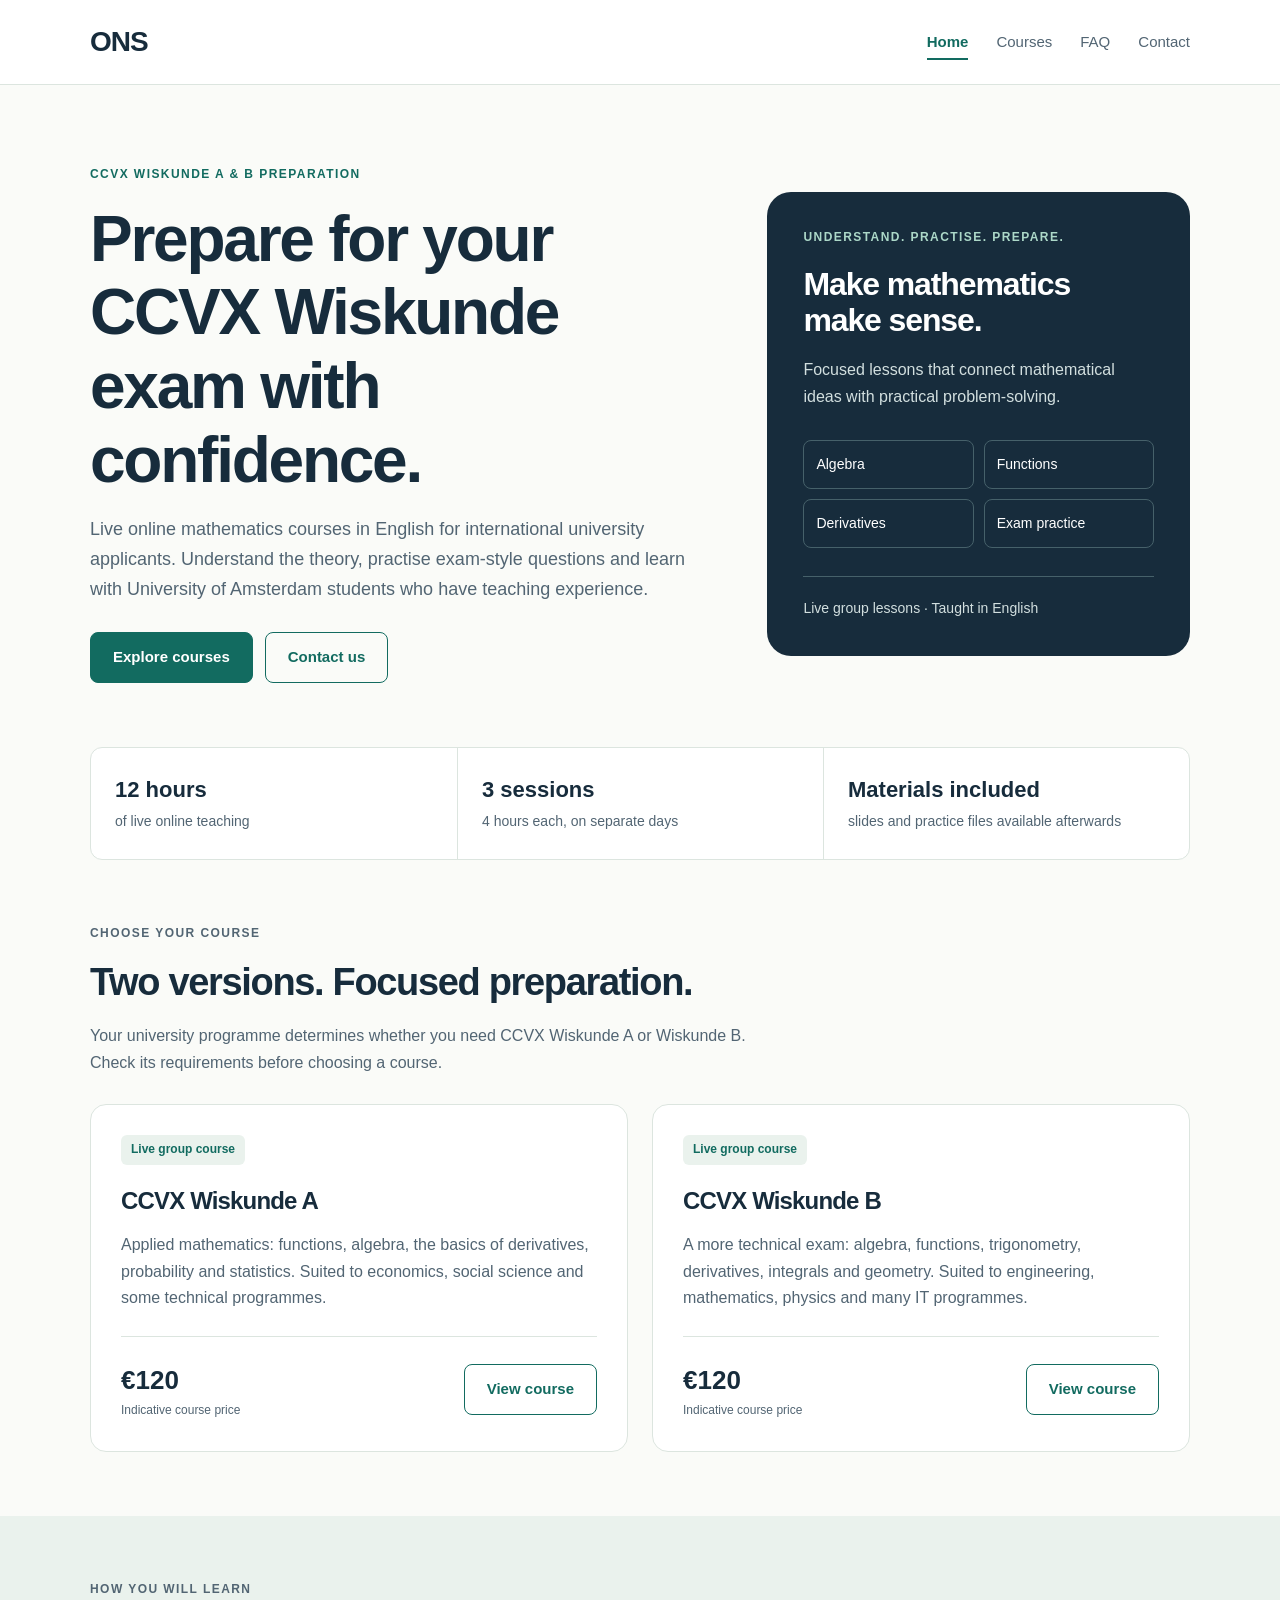
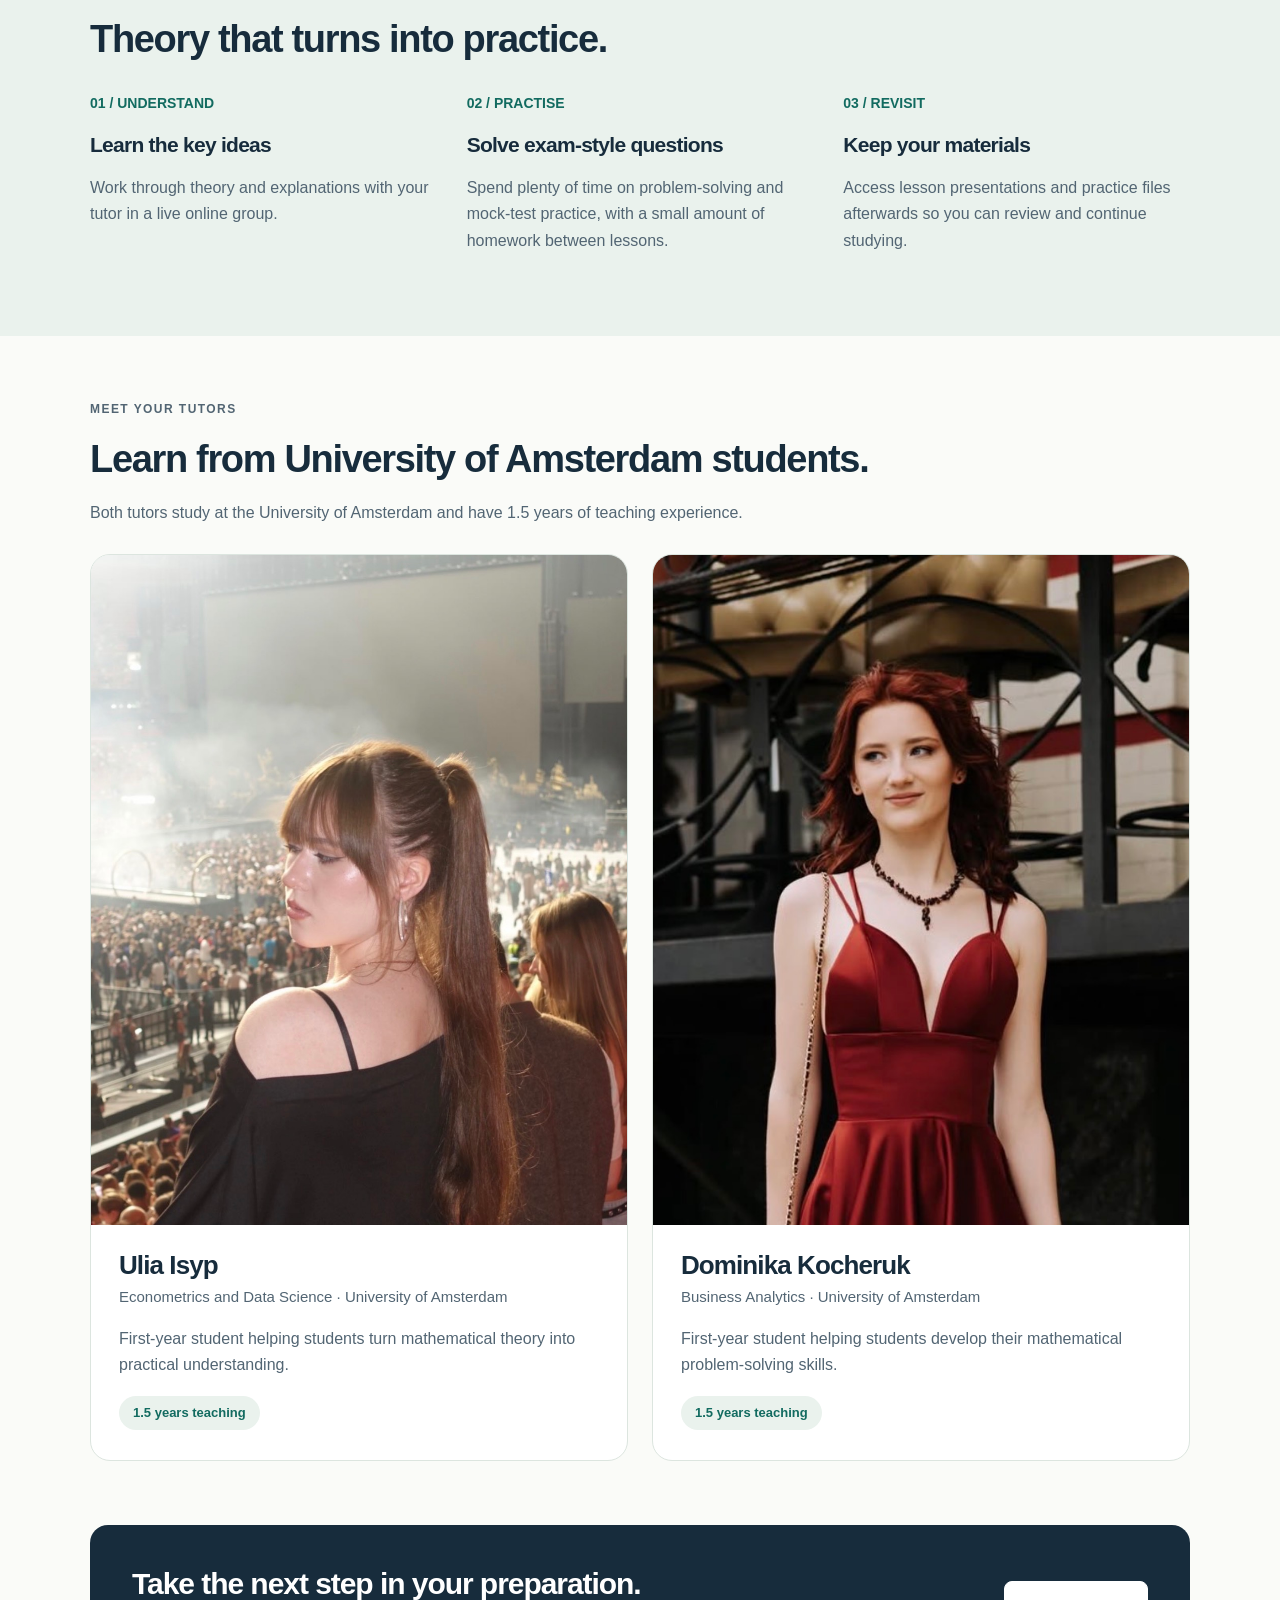
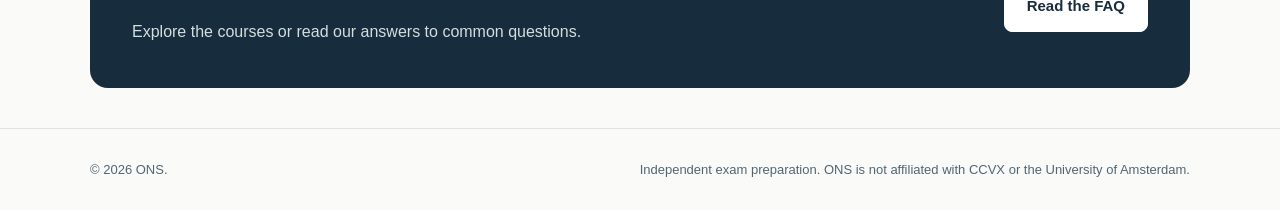
<file: index.html>
<!DOCTYPE html>
<html lang="en">
  <head>
    <meta charset="UTF-8" />
    <meta name="viewport" content="width=device-width, initial-scale=1.0" />
    <meta
      name="description"
      content="Live online CCVX Wiskunde A and Wiskunde B preparation in English for international university applicants."
    />
    <title>ONS | CCVX Wiskunde Preparation in English</title>
    <link rel="stylesheet" href="css/style.css" />
  </head>
  <body>
    <a class="skip-link" href="#main">Skip to content</a>
    <header class="header">
      <div class="container header-inner">
        <a class="logo" href="index.html" aria-label="ONS home">ONS</a>
        <nav aria-label="Main navigation">
          <a href="index.html" aria-current="page">Home</a>
          <a href="courses.html">Courses</a>
          <a href="faq.html">FAQ</a>
          <a href="contact.html">Contact</a>
        </nav>
      </div>
    </header>
    <main id="main">
      <div class="container">
        <section class="hero">
          <div>
            <p class="eyebrow">CCVX Wiskunde A &amp; B preparation</p>
            <h1>Prepare for your CCVX Wiskunde exam with confidence.</h1>
            <p class="lead">
              Live online mathematics courses in English for international
              university applicants. Understand the theory, practise exam-style
              questions and learn with University of Amsterdam students who
              have teaching experience.
            </p>
            <div class="actions">
              <a class="button" href="courses.html">Explore courses</a>
              <a class="button secondary" href="contact.html">Contact us</a>
            </div>
          </div>
          <div class="hero-panel">
            <p class="eyebrow">Understand. Practise. Prepare.</p>
            <h2>Make mathematics<br />make sense.</h2>
            <p>
              Focused lessons that connect mathematical ideas with practical
              problem-solving.
            </p>
            <div class="topic-grid">
              <span>Algebra</span><span>Functions</span>
              <span>Derivatives</span><span>Exam practice</span>
            </div>
            <p class="panel-bottom">Live group lessons · Taught in English</p>
          </div>
        </section>
        <div class="facts" aria-label="Course format">
          <div class="fact">
            <strong>12 hours</strong><span>of live online teaching</span>
          </div>
          <div class="fact">
            <strong>3 sessions</strong><span>4 hours each, on separate days</span>
          </div>
          <div class="fact">
            <strong>Materials included</strong
            ><span>slides and practice files available afterwards</span>
          </div>
        </div>
        <section class="section">
          <div class="section-heading">
            <p class="eyebrow">Choose your course</p>
            <h2>Two versions. Focused preparation.</h2>
            <p>
              Your university programme determines whether you need CCVX
              Wiskunde A or Wiskunde B. Check its requirements before choosing
              a course.
            </p>
          </div>
          <div class="cards">
            <article class="card">
              <span class="badge">Live group course</span>
              <h3>CCVX Wiskunde A</h3>
              <p>
                Applied mathematics: functions, algebra, the basics of
                derivatives, probability and statistics. Suited to economics,
                social science and some technical programmes.
              </p>
              <div class="card-bottom">
                <span class="price"
                  >€120<small>Indicative course price</small></span
                ><a class="button secondary" href="courses.html#ccvx-a"
                  >View course</a
                >
              </div>
            </article>
            <article class="card">
              <span class="badge">Live group course</span>
              <h3>CCVX Wiskunde B</h3>
              <p>
                A more technical exam: algebra, functions, trigonometry,
                derivatives, integrals and geometry. Suited to engineering,
                mathematics, physics and many IT programmes.
              </p>
              <div class="card-bottom">
                <span class="price"
                  >€120<small>Indicative course price</small></span
                ><a class="button secondary" href="courses.html#ccvx-b"
                  >View course</a
                >
              </div>
            </article>
          </div>
        </section>
      </div>
      <section class="section tint">
        <div class="container">
          <div class="section-heading">
            <p class="eyebrow">How you will learn</p>
            <h2>Theory that turns into practice.</h2>
          </div>
          <div class="steps">
            <div>
              <span class="step-number">01 / UNDERSTAND</span>
              <h3>Learn the key ideas</h3>
              <p>
                Work through theory and explanations with your tutor in a live
                online group.
              </p>
            </div>
            <div>
              <span class="step-number">02 / PRACTISE</span>
              <h3>Solve exam-style questions</h3>
              <p>
                Spend plenty of time on problem-solving and mock-test practice,
                with a small amount of homework between lessons.
              </p>
            </div>
            <div>
              <span class="step-number">03 / REVISIT</span>
              <h3>Keep your materials</h3>
              <p>
                Access lesson presentations and practice files afterwards so
                you can review and continue studying.
              </p>
            </div>
          </div>
        </div>
      </section>
      <div class="container">
        <section class="section">
          <div class="section-heading">
            <p class="eyebrow">Meet your tutors</p>
            <h2>Learn from University of Amsterdam students.</h2>
            <p>
              Both tutors study at the University of Amsterdam and have 1.5
              years of teaching experience.
            </p>
          </div>
          <div class="tutors">
            <article class="tutor-card">
              <div class="tutor-photo">
                <img src="images/ulia.jpg" alt="Ulia Isyp" loading="lazy" />
              </div>
              <div class="tutor-body">
                <h3>Ulia Isyp</h3>
                <p class="tutor-role">
                  Econometrics and Data Science · University of Amsterdam
                </p>
                <p>
                  First-year student helping students turn mathematical theory
                  into practical understanding.
                </p>
                <div class="pills">
                  <span class="pill">1.5 years teaching</span>
                </div>
              </div>
            </article>
            <article class="tutor-card">
              <div class="tutor-photo">
                <img
                  src="images/dominika.jpg"
                  alt="Dominika Kocheruk"
                  loading="lazy"
                />
              </div>
              <div class="tutor-body">
                <h3>Dominika Kocheruk</h3>
                <p class="tutor-role">
                  Business Analytics · University of Amsterdam
                </p>
                <p>
                  First-year student helping students develop their
                  mathematical problem-solving skills.
                </p>
                <div class="pills">
                  <span class="pill">1.5 years teaching</span>
                </div>
              </div>
            </article>
          </div>
        </section>
        <section class="cta">
          <div>
            <h2>Take the next step in your preparation.</h2>
            <p>Explore the courses or read our answers to common questions.</p>
          </div>
          <a class="button" href="faq.html">Read the FAQ</a>
        </section>
      </div>
    </main>
    <footer class="footer">
      <div class="container footer-inner">
        <p>© 2026 ONS.</p>
        <p class="footer-note">
          Independent exam preparation. ONS is not affiliated with CCVX or the
          University of Amsterdam.
        </p>
      </div>
    </footer>
    <script src="js/script.js"></script>
  </body>
</html>
</file>
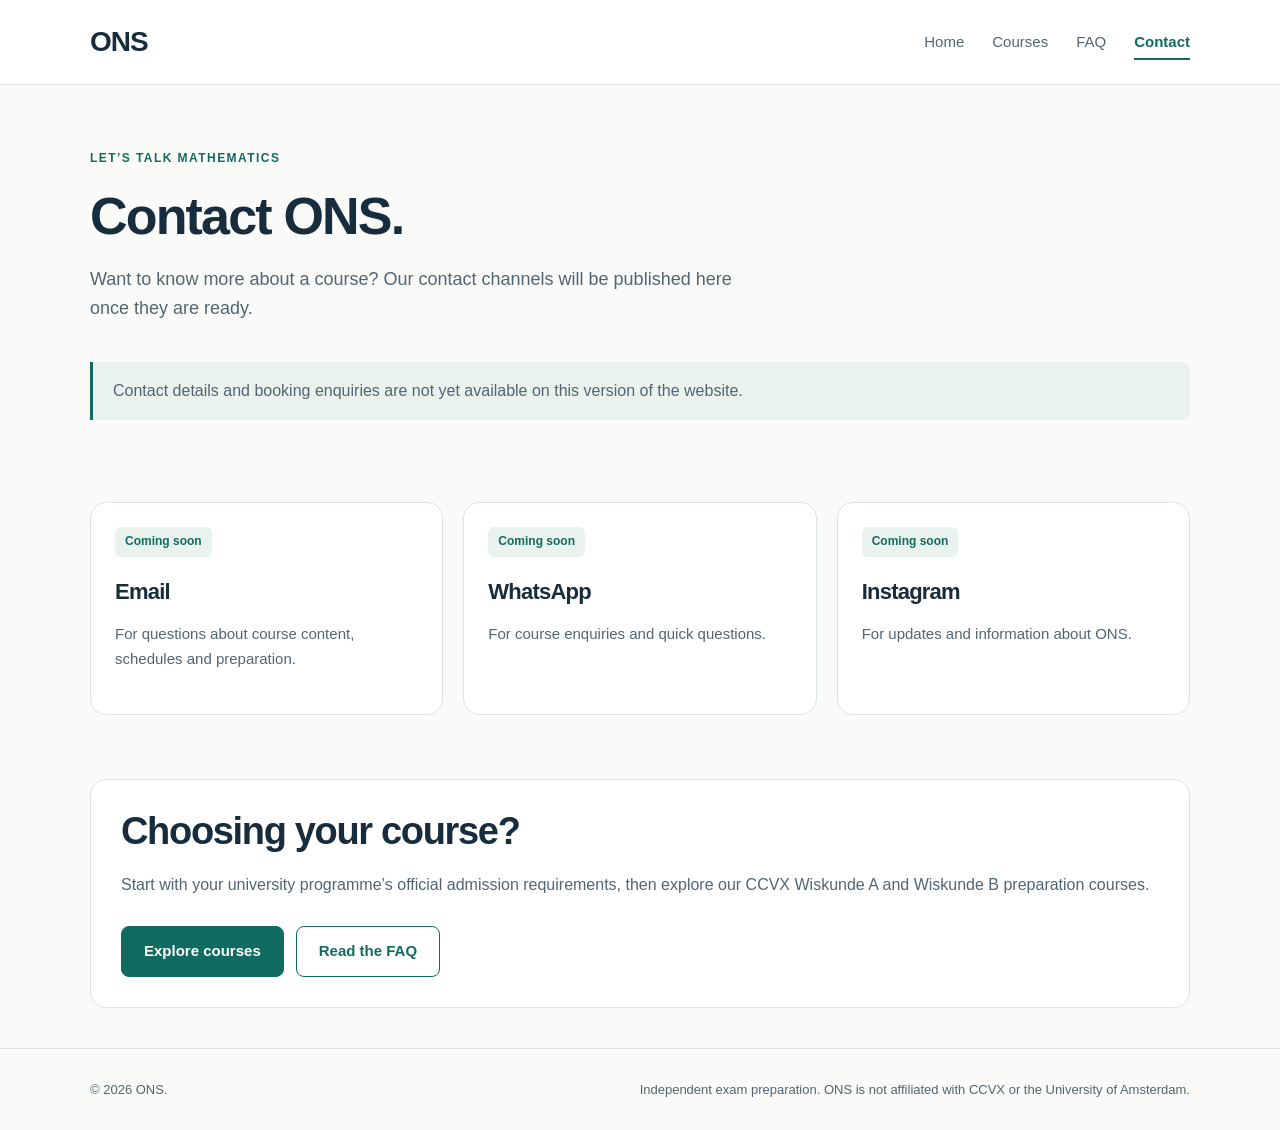
<file: contact.html>
<!DOCTYPE html>
<html lang="en">
  <head>
    <meta charset="UTF-8" />
    <meta name="viewport" content="width=device-width, initial-scale=1.0" />
    <meta
      name="description"
      content="Contact information for ONS CCVX Wiskunde preparation courses."
    />
    <title>Contact | ONS</title>
    <link rel="stylesheet" href="css/style.css" />
  </head>
  <body>
    <a class="skip-link" href="#main">Skip to content</a>

    <header class="header">
      <div class="container header-inner">
        <a class="logo" href="index.html" aria-label="ONS home">ONS</a>
        <nav aria-label="Main navigation">
          <a href="index.html">Home</a>
          <a href="courses.html">Courses</a>
          <a href="faq.html">FAQ</a>
          <a href="contact.html" aria-current="page">Contact</a>
        </nav>
      </div>
    </header>

    <main id="main" class="container">
      <section class="page-heading">
        <p class="eyebrow">Let’s talk mathematics</p>
        <h1>Contact ONS.</h1>
        <p class="lead">
          Want to know more about a course? Our contact channels will be
          published here once they are ready.
        </p>
      </section>

      <p class="notice">
        Contact details and booking enquiries are not yet available on this
        version of the website.
      </p>

      <section
        class="section contact-grid"
        aria-label="Planned contact channels"
      >
        <article class="card">
          <span class="badge">Coming soon</span>
          <h2>Email</h2>
          <p>For questions about course content, schedules and preparation.</p>
        </article>

        <article class="card">
          <span class="badge">Coming soon</span>
          <h2>WhatsApp</h2>
          <p>For course enquiries and quick questions.</p>
        </article>

        <article class="card">
          <span class="badge">Coming soon</span>
          <h2>Instagram</h2>
          <p>For updates and information about ONS.</p>
        </article>
      </section>

      <section class="card">
        <h2>Choosing your course?</h2>
        <p>
          Start with your university programme’s official admission
          requirements, then explore our CCVX Wiskunde A and Wiskunde B
          preparation courses.
        </p>
        <div class="actions">
          <a class="button" href="courses.html">Explore courses</a>
          <a class="button secondary" href="faq.html">Read the FAQ</a>
        </div>
      </section>
    </main>

    <footer class="footer">
      <div class="container footer-inner">
        <p>© 2026 ONS.</p>
        <p class="footer-note">
          Independent exam preparation. ONS is not affiliated with CCVX or the
          University of Amsterdam.
        </p>
      </div>
    </footer>
    <script src="js/script.js"></script>
  </body>
</html>
</file>
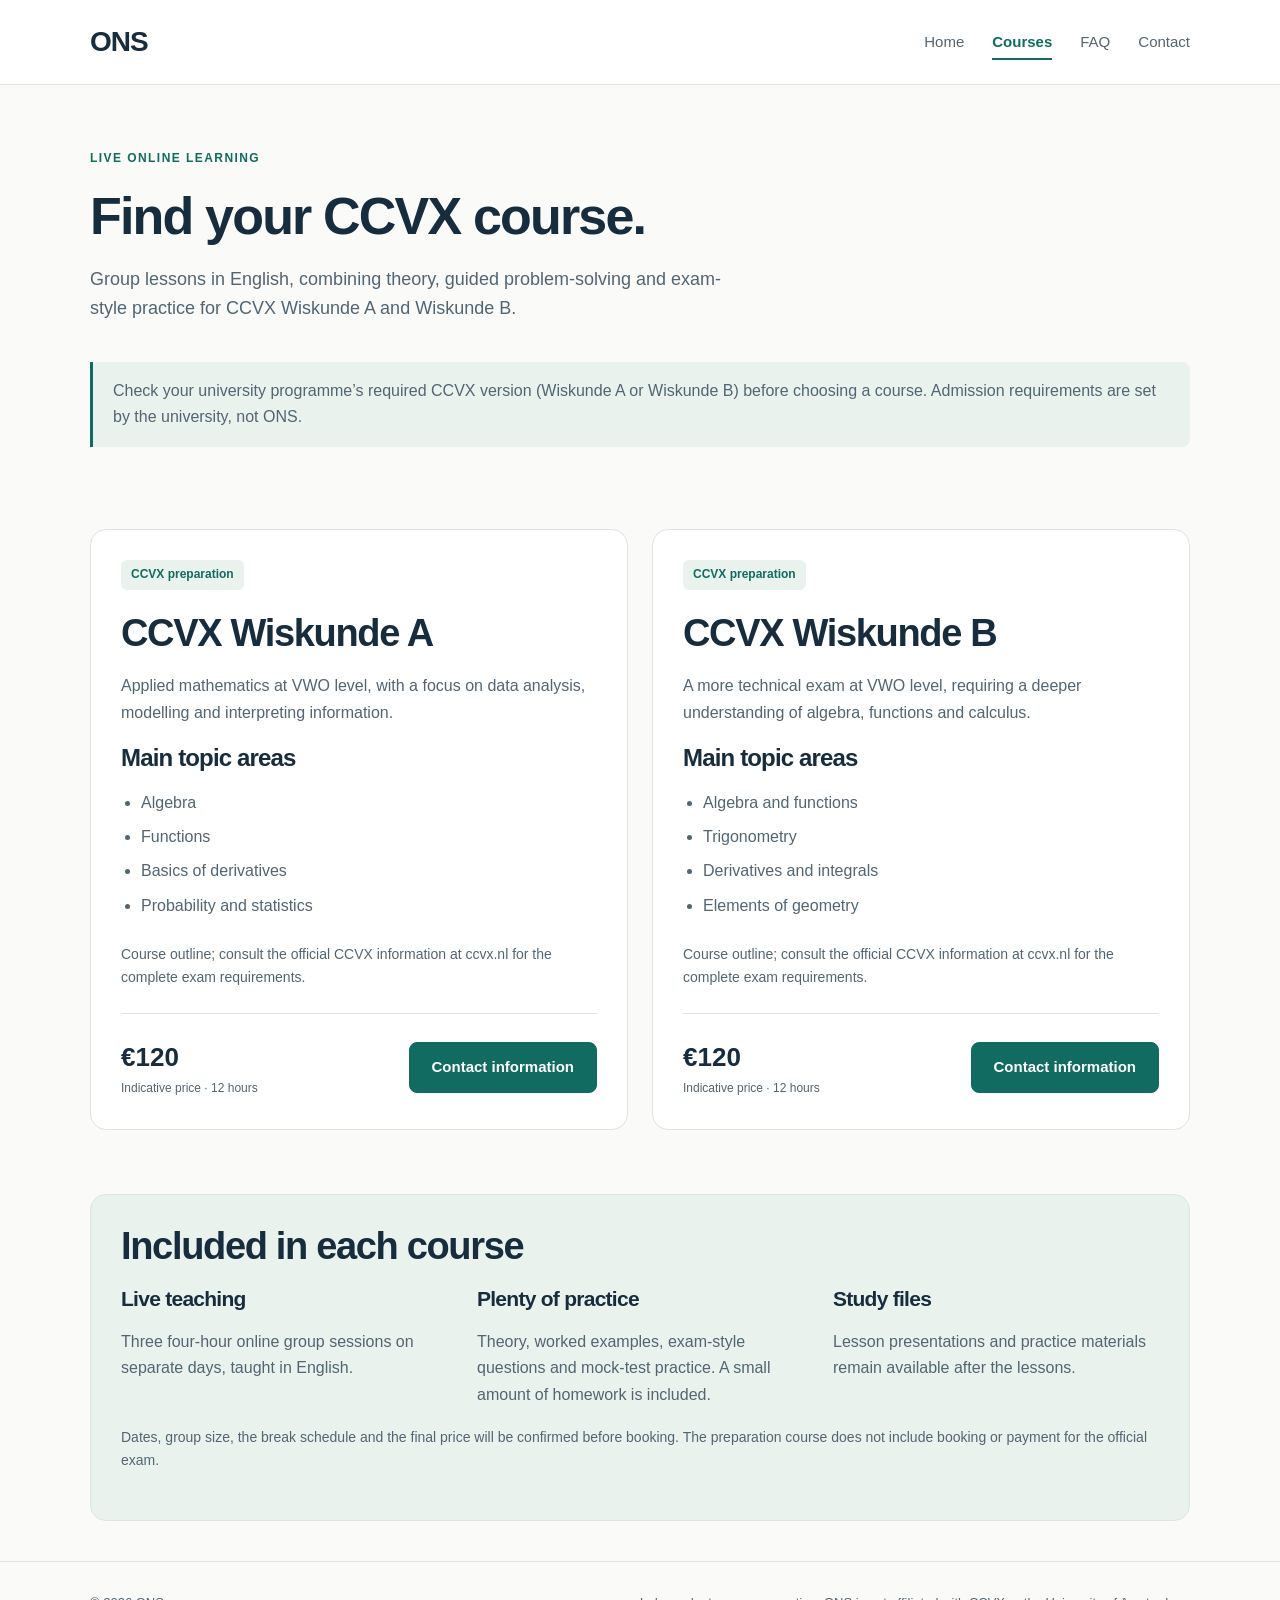
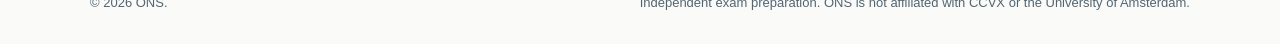
<file: courses.html>
<!DOCTYPE html>
<html lang="en">
  <head>
    <meta charset="UTF-8" />
    <meta name="viewport" content="width=device-width, initial-scale=1.0" />
    <meta
      name="description"
      content="Explore ONS live group preparation courses for CCVX Wiskunde A and Wiskunde B. Twelve hours of teaching in English, with theory and practice materials."
    />
    <title>Courses | ONS</title>
    <link rel="stylesheet" href="css/style.css" />
  </head>
  <body>
    <a class="skip-link" href="#main">Skip to content</a>

    <header class="header">
      <div class="container header-inner">
        <a class="logo" href="index.html" aria-label="ONS home">ONS</a>
        <nav aria-label="Main navigation">
          <a href="index.html">Home</a>
          <a href="courses.html" aria-current="page">Courses</a>
          <a href="faq.html">FAQ</a>
          <a href="contact.html">Contact</a>
        </nav>
      </div>
    </header>

    <main id="main" class="container">
      <section class="page-heading">
        <p class="eyebrow">Live online learning</p>
        <h1>Find your CCVX course.</h1>
        <p class="lead">
          Group lessons in English, combining theory, guided problem-solving
          and exam-style practice for CCVX Wiskunde A and Wiskunde B.
        </p>
      </section>

      <p class="notice">
        Check your university programme’s required CCVX version (Wiskunde A or
        Wiskunde B) before choosing a course. Admission requirements are set by
        the university, not ONS.
      </p>

      <section class="section" aria-label="Available courses">
        <div class="cards">
          <article class="card" id="ccvx-a">
            <span class="badge">CCVX preparation</span>
            <h2>CCVX Wiskunde A</h2>
            <p>
              Applied mathematics at VWO level, with a focus on data analysis,
              modelling and interpreting information.
            </p>
            <h3>Main topic areas</h3>
            <ul>
              <li>Algebra</li>
              <li>Functions</li>
              <li>Basics of derivatives</li>
              <li>Probability and statistics</li>
            </ul>
            <p class="small">
              Course outline; consult the official CCVX information at ccvx.nl
              for the complete exam requirements.
            </p>
            <div class="card-bottom">
              <span class="price">
                €120
                <small>Indicative price · 12 hours</small>
              </span>
              <a class="button" href="contact.html">Contact information</a>
            </div>
          </article>

          <article class="card" id="ccvx-b">
            <span class="badge">CCVX preparation</span>
            <h2>CCVX Wiskunde B</h2>
            <p>
              A more technical exam at VWO level, requiring a deeper
              understanding of algebra, functions and calculus.
            </p>
            <h3>Main topic areas</h3>
            <ul>
              <li>Algebra and functions</li>
              <li>Trigonometry</li>
              <li>Derivatives and integrals</li>
              <li>Elements of geometry</li>
            </ul>
            <p class="small">
              Course outline; consult the official CCVX information at ccvx.nl
              for the complete exam requirements.
            </p>
            <div class="card-bottom">
              <span class="price">
                €120
                <small>Indicative price · 12 hours</small>
              </span>
              <a class="button" href="contact.html">Contact information</a>
            </div>
          </article>
        </div>
      </section>

      <section class="section tint card">
        <h2>Included in each course</h2>
        <div class="steps">
          <div>
            <h3>Live teaching</h3>
            <p>
              Three four-hour online group sessions on separate days, taught
              in English.
            </p>
          </div>
          <div>
            <h3>Plenty of practice</h3>
            <p>
              Theory, worked examples, exam-style questions and mock-test
              practice. A small amount of homework is included.
            </p>
          </div>
          <div>
            <h3>Study files</h3>
            <p>
              Lesson presentations and practice materials remain available
              after the lessons.
            </p>
          </div>
        </div>
        <p class="small muted">
          Dates, group size, the break schedule and the final price will be
          confirmed before booking. The preparation course does not include
          booking or payment for the official exam.
        </p>
      </section>
    </main>

    <footer class="footer">
      <div class="container footer-inner">
        <p>© 2026 ONS.</p>
        <p class="footer-note">
          Independent exam preparation. ONS is not affiliated with CCVX or the
          University of Amsterdam.
        </p>
      </div>
    </footer>
    <script src="js/script.js"></script>
  </body>
</html>
</file>
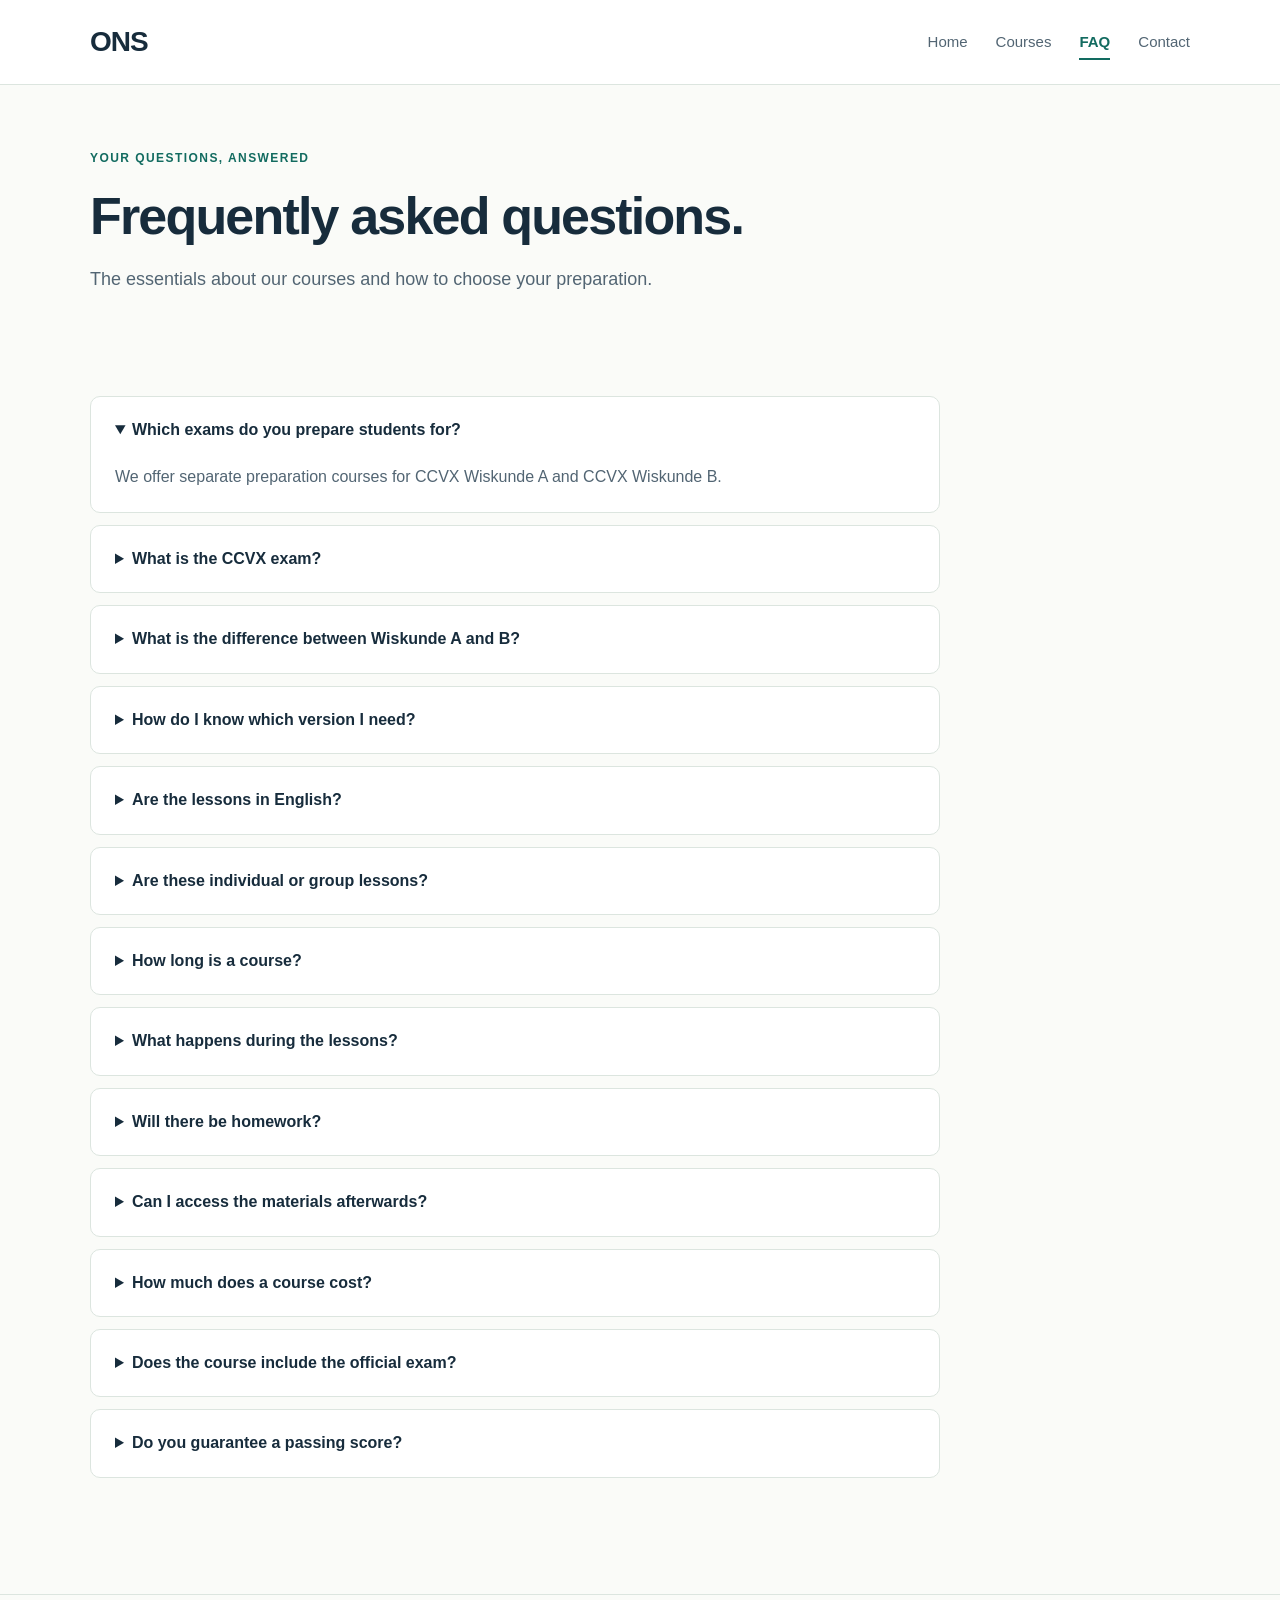
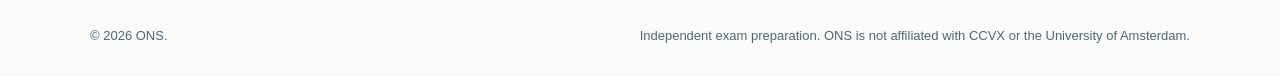
<file: faq.html>
<!DOCTYPE html>
<html lang="en">
  <head>
    <meta charset="UTF-8" />
    <meta name="viewport" content="width=device-width, initial-scale=1.0" />
    <meta
      name="description"
      content="Answers to common questions about ONS CCVX Wiskunde A and B preparation courses, live group lessons and study materials."
    />
    <title>FAQ | ONS</title>
    <link rel="stylesheet" href="css/style.css" />
  </head>
  <body>
    <a class="skip-link" href="#main">Skip to content</a>

    <header class="header">
      <div class="container header-inner">
        <a class="logo" href="index.html" aria-label="ONS home">ONS</a>
        <nav aria-label="Main navigation">
          <a href="index.html">Home</a>
          <a href="courses.html">Courses</a>
          <a href="faq.html" aria-current="page">FAQ</a>
          <a href="contact.html">Contact</a>
        </nav>
      </div>
    </header>

    <main id="main" class="container">
      <section class="page-heading">
        <p class="eyebrow">Your questions, answered</p>
        <h1>Frequently asked questions.</h1>
        <p class="lead">
          The essentials about our courses and how to choose your preparation.
        </p>
      </section>

      <section class="section faq" aria-label="Frequently asked questions">
        <details open>
          <summary>Which exams do you prepare students for?</summary>
          <p>
            We offer separate preparation courses for CCVX Wiskunde A and
            CCVX Wiskunde B.
          </p>
        </details>

        <details>
          <summary>What is the CCVX exam?</summary>
          <p>
            CCVX Wiskunde is an exam taken in the Netherlands (ccvx.nl) that
            allows applicants to demonstrate their mathematics knowledge for
            university admission as an alternative to school-leaving exams.
            Both versions are at VWO level, the highest secondary school level
            in the Netherlands.
          </p>
        </details>

        <details>
          <summary>What is the difference between Wiskunde A and B?</summary>
          <p>
            Wiskunde A is applied mathematics: functions, algebra, the basics
            of derivatives, probability and statistics. It focuses on data
            analysis and modelling. Wiskunde B is more technical and covers
            algebra, functions, trigonometry, derivatives, integrals and
            elements of geometry. It is usually chosen for engineering,
            mathematics, physics and many IT programmes.
          </p>
        </details>

        <details>
          <summary>How do I know which version I need?</summary>
          <p>
            Your university programme determines the required version and any
            minimum score. For example, programmes such as Business Analytics
            often ask for Wiskunde B, but some universities may also accept
            Wiskunde A. This varies, so check the official admissions
            information of your programme before choosing a course. Do not
            assume that one version can be used instead of the other.
          </p>
        </details>

        <details>
          <summary>Are the lessons in English?</summary>
          <p>
            Yes. All lessons are taught in English and are intended for
            international university applicants.
          </p>
        </details>

        <details>
          <summary>Are these individual or group lessons?</summary>
          <p>
            Our courses are live online group lessons. The group size and
            session dates will be confirmed before booking.
          </p>
        </details>

        <details>
          <summary>How long is a course?</summary>
          <p>
            Each course includes 12 hours of live teaching, split into three
            four-hour sessions on separate days. The detailed timetable and
            breaks will be confirmed before booking.
          </p>
        </details>

        <details>
          <summary>What happens during the lessons?</summary>
          <p>
            We combine theory with worked examples and plenty of
            problem-solving, including exam-style questions and mock-test
            practice.
          </p>
        </details>

        <details>
          <summary>Will there be homework?</summary>
          <p>
            Yes, a small amount of homework will help you practise between
            sessions.
          </p>
        </details>

        <details>
          <summary>Can I access the materials afterwards?</summary>
          <p>
            Yes. Lesson presentations and practice files will be available
            after the lessons. Video recordings are not currently included in
            the stated course offering.
          </p>
        </details>

        <details>
          <summary>How much does a course cost?</summary>
          <p>
            The current indicative price is €120 for a 12-hour course. The
            final price and other booking details will be confirmed before
            you enrol.
          </p>
        </details>

        <details>
          <summary>Does the course include the official exam?</summary>
          <p>
            ONS provides preparation lessons, not the official CCVX exam.
            Check the official exam provider’s information at ccvx.nl for exam
            registration and fees.
          </p>
        </details>

        <details>
          <summary>Do you guarantee a passing score?</summary>
          <p>
            No. Results depend on your starting level, practice and
            performance on the exam. Our courses support preparation but
            do not guarantee a score or university admission.
          </p>
        </details>
      </section>
    </main>

    <footer class="footer">
      <div class="container footer-inner">
        <p>© 2026 ONS.</p>
        <p class="footer-note">
          Independent exam preparation. ONS is not affiliated with CCVX or the
          University of Amsterdam.
        </p>
      </div>
    </footer>
    <script src="js/script.js"></script>
  </body>
</html>
</file>
<file: css/style.css>
:root {
  --ink: #172c3c;
  --muted: #526573;
  --accent: #126b60;
  --accent-dark: #0b5048;
  --paper: #fafbf8;
  --white: #ffffff;
  --line: #dce5df;
  --tint: #eaf2ed;
}

* { box-sizing: border-box; }
body {
  margin: 0;
  font-family: Arial, Helvetica, sans-serif;
  color: var(--ink);
  background: var(--paper);
  line-height: 1.65;
  min-height: 100vh;
  display: flex;
  flex-direction: column;
}
a { color: var(--accent); text-underline-offset: 4px; }
a:hover { color: var(--accent-dark); }
a:focus-visible, summary:focus-visible {
  outline: 3px solid var(--accent);
  outline-offset: 5px;
}
.skip-link {
  position: absolute;
  left: 16px;
  top: -100px;
  background: var(--white);
  padding: 10px 16px;
  z-index: 10;
}
.skip-link:focus { top: 10px; }
.container { width: min(1100px, calc(100% - 40px)); margin-inline: auto; }
.header { background: var(--white); border-bottom: 1px solid var(--line); }
.header-inner {
  display: flex;
  justify-content: space-between;
  align-items: center;
  gap: 24px;
  min-height: 84px;
}
.logo { color: var(--ink); font-size: 28px; font-weight: 800; letter-spacing: -1px; text-decoration: none; }
nav { display: flex; gap: 28px; flex-wrap: wrap; }
nav a { color: var(--muted); text-decoration: none; font-size: 15px; }
nav a[aria-current="page"] { color: var(--accent); font-weight: 700; }
main { flex: 1; }
h1, h2, h3 { line-height: 1.15; letter-spacing: -0.035em; margin: 0 0 18px; }
h1 { font-size: clamp(36px, 5.5vw, 64px); }
h2 { font-size: clamp(28px, 3vw, 38px); }
h3 { font-size: 24px; }
p { margin: 0 0 18px; }
.eyebrow {
  color: var(--accent);
  font-size: 12px;
  font-weight: 700;
  text-transform: uppercase;
  letter-spacing: 0.12em;
  margin-bottom: 18px;
}
.lead { font-size: 18px; color: var(--muted); max-width: 650px; }
.muted { color: var(--muted); }
.small { font-size: 14px; }
.hero {
  display: grid;
  grid-template-columns: 1.25fr 0.85fr;
  align-items: center;
  gap: 56px;
  padding-block: 80px 64px;
}
.actions { display: flex; gap: 12px; flex-wrap: wrap; margin-top: 28px; }
.button {
  display: inline-flex;
  align-items: center;
  justify-content: center;
  padding: 12px 22px;
  border: 1px solid var(--accent);
  border-radius: 8px;
  background: var(--accent);
  color: var(--white);
  font-size: 15px;
  font-weight: 700;
  text-decoration: none;
}
.button:hover { background: var(--accent-dark); color: var(--white); }
.button.secondary { background: transparent; color: var(--accent); }
.button.secondary:hover { background: var(--tint); }
.hero-panel {
  background: var(--ink);
  color: var(--white);
  border-radius: 24px;
  padding: 36px;
  min-width: 0;
}
.hero-panel .eyebrow { color: #acd8c8; }
.hero-panel h2 { font-size: 32px; }
.hero-panel p { color: #d2dfdf; }
.topic-grid { display: grid; grid-template-columns: 1fr 1fr; gap: 10px; margin-top: 30px; }
.topic-grid span { padding: 12px; border: 1px solid #46616a; border-radius: 8px; font-size: 14px; }
.hero-panel .panel-bottom { margin: 28px 0 0; padding-top: 20px; border-top: 1px solid #46616a; font-size: 14px; }
.facts {
  display: grid;
  grid-template-columns: repeat(3, 1fr);
  border: 1px solid var(--line);
  border-radius: 12px;
  background: var(--white);
}
.fact { padding: 24px; }
.fact + .fact { border-left: 1px solid var(--line); }
.fact strong { display: block; font-size: 22px; }
.fact span { color: var(--muted); font-size: 14px; }
.section { padding-block: 64px; }
.section-heading { margin-bottom: 28px; }
.section-heading p { max-width: 680px; color: var(--muted); }
.cards { display: grid; grid-template-columns: 1fr 1fr; gap: 24px; }
.card { background: var(--white); border: 1px solid var(--line); border-radius: 16px; padding: 30px; min-width: 0; }
.badge { display: inline-block; padding: 5px 10px; background: var(--tint); border-radius: 6px; color: var(--accent); font-size: 12px; font-weight: 700; margin-bottom: 22px; }
.card p { color: var(--muted); }
.card ul { color: var(--muted); padding-left: 20px; margin-bottom: 24px; }
.card li { margin-bottom: 8px; }
.card-bottom { border-top: 1px solid var(--line); margin-top: 24px; padding-top: 22px; display: flex; gap: 16px; align-items: center; justify-content: space-between; flex-wrap: wrap; }
.price { font-size: 26px; font-weight: 700; }
.price small { display: block; font-size: 12px; font-weight: 400; color: var(--muted); }
.tint { background: var(--tint); }
.steps { display: grid; grid-template-columns: repeat(3, 1fr); gap: 30px; }
.step-number { display: inline-block; font-size: 14px; font-weight: 700; color: var(--accent); margin-bottom: 18px; }
.steps h3 { font-size: 21px; }
.steps p { color: var(--muted); }
.tutor-top { display: flex; gap: 18px; align-items: center; margin-bottom: 22px; }
.avatar { width: 72px; height: 72px; border-radius: 50%; background: var(--tint); color: var(--accent); display: grid; place-items: center; font-size: 23px; font-weight: 700; flex-shrink: 0; object-fit: cover; }
.tutor-top h3 { margin-bottom: 5px; font-size: 22px; }
.tutor-top p { margin: 0; font-size: 14px; }
.score { color: var(--accent); font-weight: 700; }
.cta { background: var(--ink); color: var(--white); border-radius: 18px; padding: 42px; display: flex; align-items: center; justify-content: space-between; gap: 28px; }
.cta h2 { font-size: 30px; }
.cta p { color: #d2dfdf; margin-bottom: 0; }
.cta .button { background: var(--white); border-color: var(--white); color: var(--ink); flex-shrink: 0; }
.page-heading { padding-block: 64px 20px; }
.page-heading h1 { font-size: clamp(36px, 5vw, 52px); }
.notice { border-left: 3px solid var(--accent); padding: 16px 20px; background: var(--tint); color: var(--muted); border-radius: 0 8px 8px 0; }
.faq { max-width: 850px; }
details { background: var(--white); border: 1px solid var(--line); border-radius: 10px; margin-bottom: 12px; }
summary { padding: 20px 24px; font-weight: 700; cursor: pointer; }
details p { padding: 0 24px 22px; color: var(--muted); margin: 0; }
.contact-grid { display: grid; grid-template-columns: repeat(3, 1fr); gap: 20px; }
.contact-grid .card { padding: 24px; }
.contact-grid h2 { font-size: 22px; }
.contact-grid p { font-size: 15px; }
.footer { border-top: 1px solid var(--line); margin-top: 40px; padding-block: 30px; font-size: 13px; color: var(--muted); }
.footer-inner { display: flex; justify-content: space-between; gap: 20px; flex-wrap: wrap; }
.footer p { margin: 0; }
.footer-note { max-width: 560px; }

@media (max-width: 800px) {
  .hero { grid-template-columns: 1fr; gap: 32px; padding-block: 48px; }
  .hero-panel { padding: 28px; }
  .steps, .contact-grid { grid-template-columns: 1fr; }
  .cta { flex-direction: column; align-items: flex-start; padding: 30px; }
}
@media (max-width: 560px) {
  .header-inner { flex-direction: column; gap: 12px; padding-block: 18px; }
  nav { gap: 22px; }
  .cards, .facts { grid-template-columns: 1fr; }
  .fact + .fact { border-left: 0; border-top: 1px solid var(--line); }
  .card { padding: 24px; }
  .section { padding-block: 40px; }
  .page-heading { padding-top: 40px; }
  .lead { font-size: 17px; }
}
/* ===== Header ===== */
.header {
  position: sticky;
  top: 0;
  z-index: 5;
  transition: box-shadow 0.3s ease;
}
.header.scrolled {
  box-shadow: 0 6px 24px rgba(23, 44, 60, 0.08);
}

/* ===== Nav underline ===== */
nav a {
  position: relative;
}
nav a::after {
  content: "";
  position: absolute;
  left: 0;
  right: 0;
  bottom: -6px;
  height: 2px;
  background: var(--accent);
  transform: scaleX(0);
  transform-origin: left;
  transition: transform 0.25s ease;
}
nav a:hover::after,
nav a[aria-current="page"]::after {
  transform: scaleX(1);
}

/* ===== Buttons ===== */
.button {
  transition: transform 0.2s ease, background 0.2s ease, box-shadow 0.2s ease;
}
.button:hover {
  transform: translateY(-2px);
  box-shadow: 0 8px 18px rgba(18, 107, 96, 0.25);
}

/* ===== Page load animations ===== */
@keyframes fadeUp {
  from {
    opacity: 0;
    transform: translateY(24px);
  }
  to {
    opacity: 1;
    transform: none;
  }
}
@keyframes float {
  0%,
  100% {
    transform: translateY(0);
  }
  50% {
    transform: translateY(-8px);
  }
}
.hero > div:first-child {
  animation: fadeUp 0.8s ease both;
}
.hero-panel {
  animation: fadeUp 0.8s 0.2s ease both, float 6s 1.2s ease-in-out infinite;
}
.page-heading {
  animation: fadeUp 0.7s ease both;
}
.topic-grid span {
  transition: background 0.25s ease, border-color 0.25s ease;
}
.topic-grid span:hover {
  background: rgba(255, 255, 255, 0.08);
  border-color: #acd8c8;
}

/* ===== Card hover ===== */
.cards .card,
.contact-grid .card,
.tutor-card {
  transition: transform 0.3s ease, box-shadow 0.3s ease,
    border-color 0.3s ease;
}
.cards .card:hover,
.contact-grid .card:hover,
.tutor-card:hover {
  transform: translateY(-6px);
  box-shadow: 0 18px 40px rgba(23, 44, 60, 0.1);
  border-color: #b9d2c8;
}

/* ===== Scroll reveal ===== */
.reveal {
  opacity: 0;
  transform: translateY(28px);
  transition: opacity 0.7s ease, transform 0.7s ease;
  transition-delay: var(--d, 0s);
}
.reveal.visible {
  opacity: 1;
  transform: none;
}

/* ===== Tutor cards ===== */
.tutors {
  display: grid;
  grid-template-columns: 1fr 1fr;
  gap: 24px;
}
.tutor-card {
  background: var(--white);
  border: 1px solid var(--line);
  border-radius: 20px;
  overflow: hidden;
}
.tutor-photo {
  aspect-ratio: 4 / 5;
  overflow: hidden;
  background: var(--tint);
}
.tutor-photo img {
  display: block;
  width: 100%;
  height: 100%;
  object-fit: cover;
  object-position: center top;
  transition: transform 0.6s ease;
}
.tutor-card:hover .tutor-photo img {
  transform: scale(1.05);
}
.tutor-body {
  padding: 26px 28px 30px;
}
.tutor-body h3 {
  margin-bottom: 4px;
  font-size: 26px;
}
.tutor-role {
  color: var(--muted);
  font-size: 15px;
  margin-bottom: 16px;
}
.tutor-body p:not(.tutor-role) {
  color: var(--muted);
}
.pills {
  display: flex;
  gap: 10px;
  flex-wrap: wrap;
}
.pill {
  padding: 6px 14px;
  background: var(--tint);
  color: var(--accent);
  border-radius: 999px;
  font-size: 13px;
  font-weight: 700;
}
@media (max-width: 800px) {
  .tutors {
    grid-template-columns: 1fr;
  }
  .tutor-photo {
    aspect-ratio: 1 / 1;
  }
}

/* ===== Reduced motion ===== */
@media (prefers-reduced-motion: reduce) {
  *,
  *::before,
  *::after {
    animation: none !important;
    transition: none !important;
  }
}
</file>
